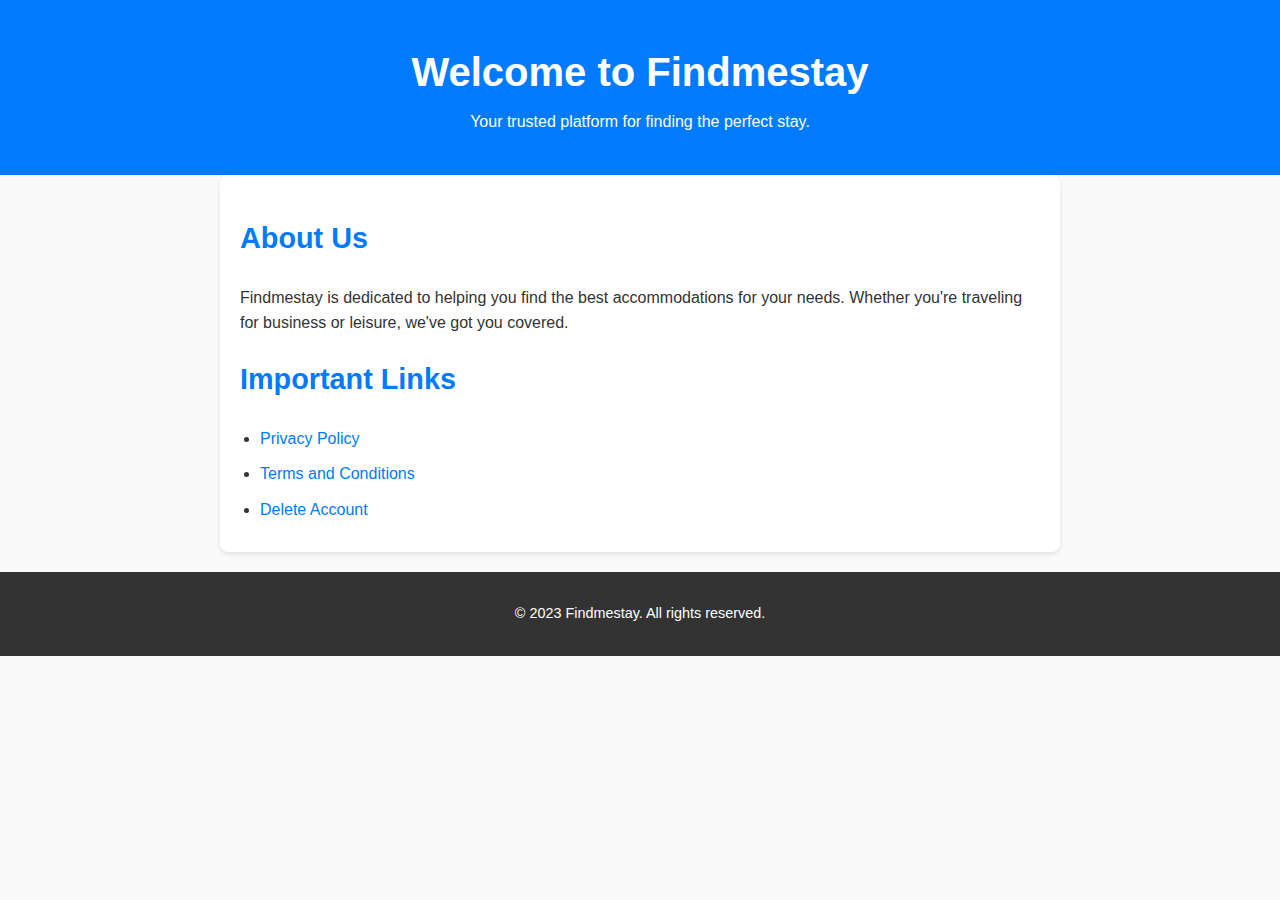
<file: index.html>
<!DOCTYPE html>
<html lang="en">
<head>
  <meta charset="UTF-8">
  <meta name="viewport" content="width=device-width, initial-scale=1.0">
  <title>Findmestay</title>
  <link rel="stylesheet" href="styles.css">
</head>
<body>
  <header>
    <div class="container">
      <h1>Welcome to Findmestay</h1>
      <p>Your trusted platform for finding the perfect stay.</p>
    </div>
  </header>

  <main class="container">
    <section>
      <h2>About Us</h2>
      <p>Findmestay is dedicated to helping you find the best accommodations for your needs. Whether you're traveling for business or leisure, we've got you covered.</p>
    </section>

    <section>
      <h2>Important Links</h2>
      <ul>
        <li><a href="privacy-policy.html">Privacy Policy</a></li>
        <li><a href="terms-and-conditions.html">Terms and Conditions</a></li>
        <li><a href="delete-account.html">Delete Account</a></li>
      </ul>
    </section>
  </main>

  <footer>
    <div class="container">
      <p>&copy; 2023 Findmestay. All rights reserved.</p>
    </div>
  </footer>
</body>
</html>
</file>
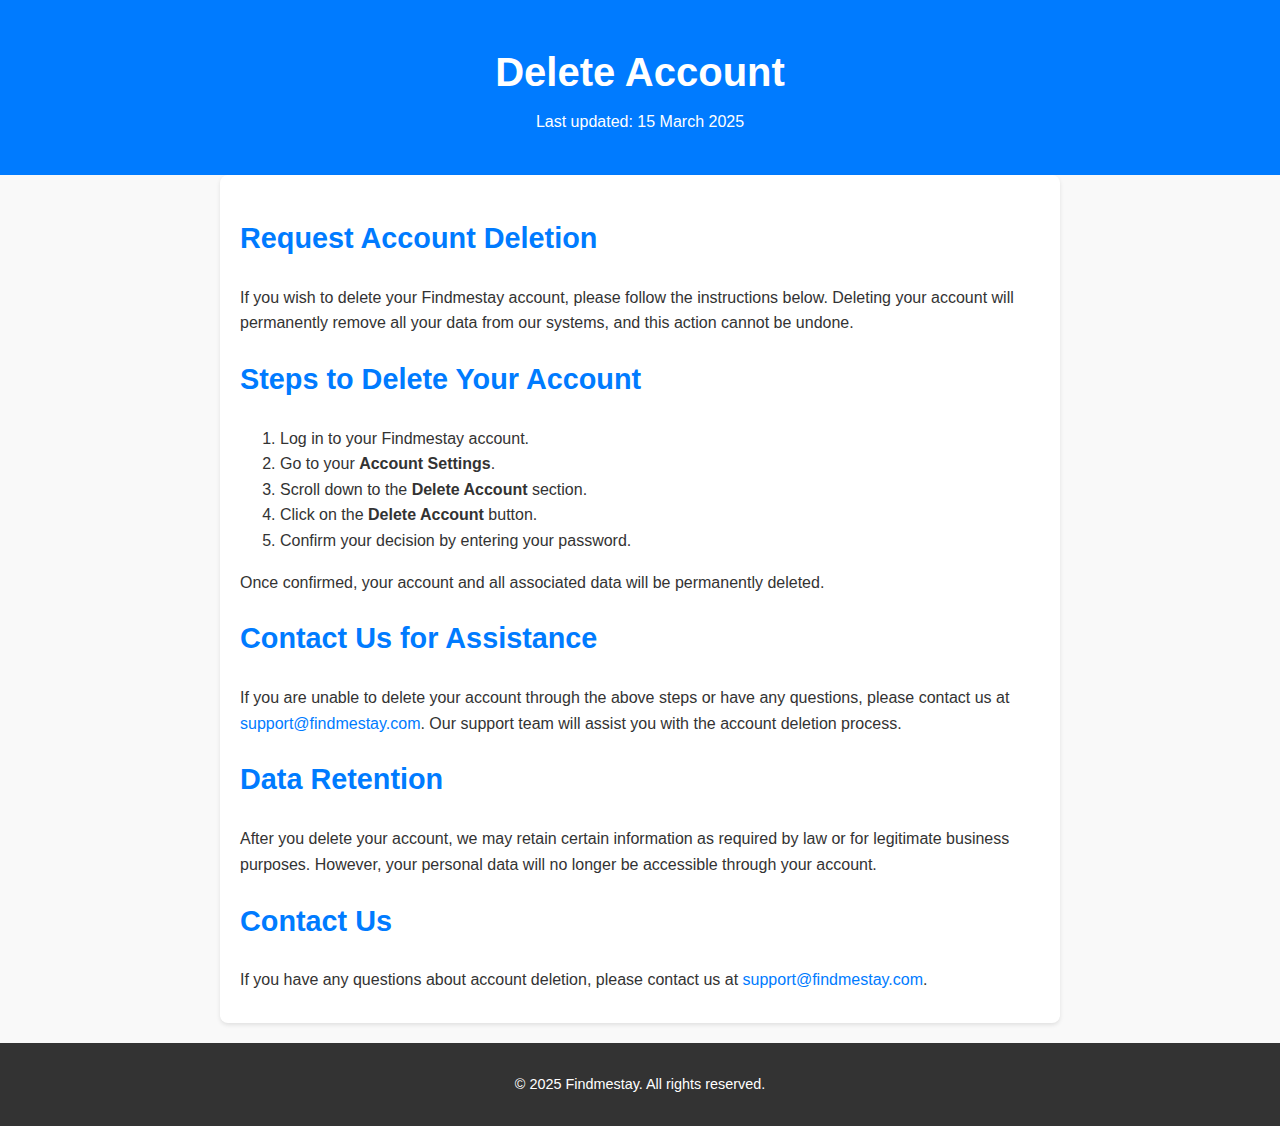
<file: delete-account.html>
<!DOCTYPE html>
<html lang="en">
<head>
  <meta charset="UTF-8">
  <meta name="viewport" content="width=device-width, initial-scale=1.0">
  <title>Delete Account - Findmestay</title>
  <link rel="stylesheet" href="styles.css">
</head>
<body>
  <header>
    <div class="container">
      <h1>Delete Account</h1>
      <p>Last updated: 15 March 2025</p>
    </div>
  </header>

  <main class="container">
    <section>
      <h2>Request Account Deletion</h2>
      <p>If you wish to delete your Findmestay account, please follow the instructions below. Deleting your account will permanently remove all your data from our systems, and this action cannot be undone.</p>
    </section>

    <section>
      <h2>Steps to Delete Your Account</h2>
      <ol>
        <li>Log in to your Findmestay account.</li>
        <li>Go to your <strong>Account Settings</strong>.</li>
        <li>Scroll down to the <strong>Delete Account</strong> section.</li>
        <li>Click on the <strong>Delete Account</strong> button.</li>
        <li>Confirm your decision by entering your password.</li>
      </ol>
      <p>Once confirmed, your account and all associated data will be permanently deleted.</p>
    </section>

    <section>
      <h2>Contact Us for Assistance</h2>
      <p>If you are unable to delete your account through the above steps or have any questions, please contact us at <a href="mailto:support@findmestay.com">support@findmestay.com</a>. Our support team will assist you with the account deletion process.</p>
    </section>

    <section>
      <h2>Data Retention</h2>
      <p>After you delete your account, we may retain certain information as required by law or for legitimate business purposes. However, your personal data will no longer be accessible through your account.</p>
    </section>

    <section id="contact">
      <h2>Contact Us</h2>
      <p>If you have any questions about account deletion, please contact us at <a href="mailto:support@findmestay.com">support@findmestay.com</a>.</p>
    </section>
  </main>

  <footer>
    <div class="container">
      <p>&copy; 2025 Findmestay. All rights reserved.</p>
    </div>
  </footer>
</body>
</html>
</file>
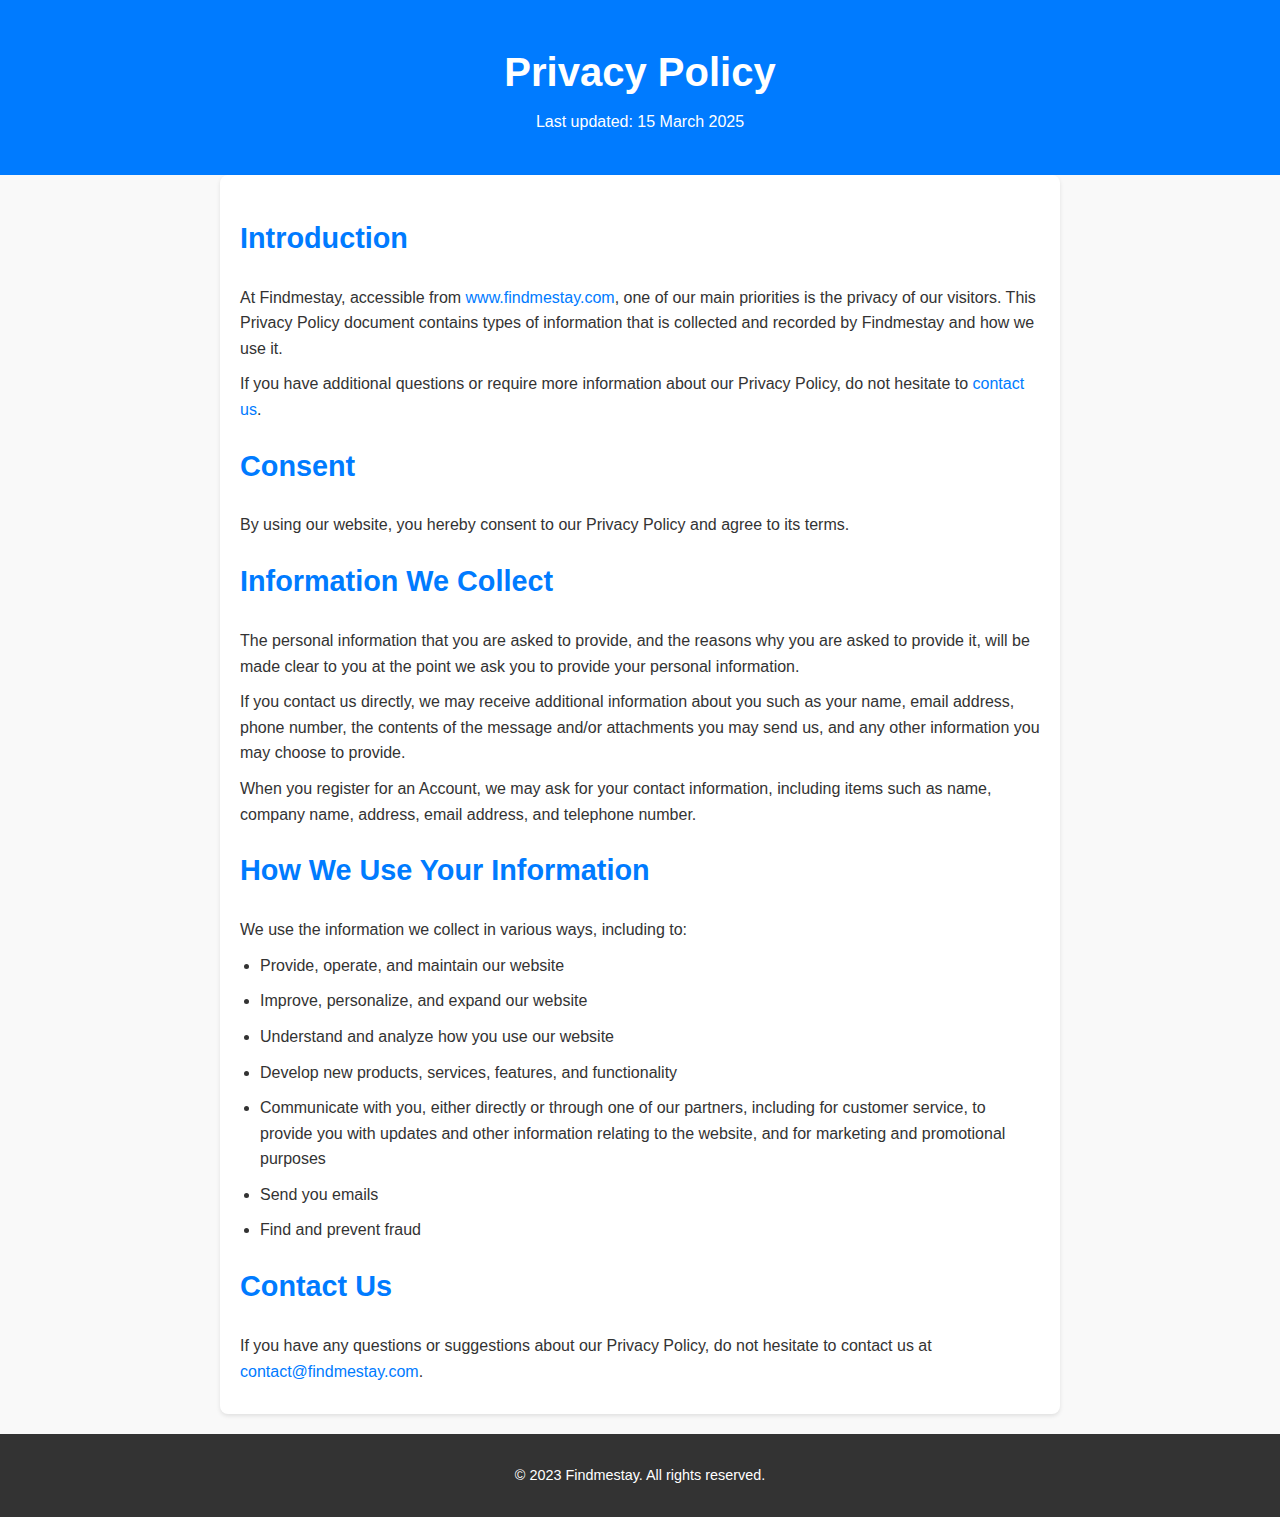
<file: privacy-policy.html>
<!DOCTYPE html>
<html lang="en">
<head>
  <meta charset="UTF-8">
  <meta name="viewport" content="width=device-width, initial-scale=1.0">
  <title>Privacy Policy - Findmestay</title>
  <link rel="stylesheet" href="styles.css">
</head>
<body>
  <header>
    <div class="container">
      <h1>Privacy Policy</h1>
      <p>Last updated: 15 March 2025</p>
    </div>
  </header>

  <main class="container">
    <section>
      <h2>Introduction</h2>
      <p>At Findmestay, accessible from <a href="https://www.findmestay.com">www.findmestay.com</a>, one of our main priorities is the privacy of our visitors. This Privacy Policy document contains types of information that is collected and recorded by Findmestay and how we use it.</p>
      <p>If you have additional questions or require more information about our Privacy Policy, do not hesitate to <a href="#contact">contact us</a>.</p>
    </section>

    <section>
      <h2>Consent</h2>
      <p>By using our website, you hereby consent to our Privacy Policy and agree to its terms.</p>
    </section>

    <section>
      <h2>Information We Collect</h2>
      <p>The personal information that you are asked to provide, and the reasons why you are asked to provide it, will be made clear to you at the point we ask you to provide your personal information.</p>
      <p>If you contact us directly, we may receive additional information about you such as your name, email address, phone number, the contents of the message and/or attachments you may send us, and any other information you may choose to provide.</p>
      <p>When you register for an Account, we may ask for your contact information, including items such as name, company name, address, email address, and telephone number.</p>
    </section>

    <section>
      <h2>How We Use Your Information</h2>
      <p>We use the information we collect in various ways, including to:</p>
      <ul>
        <li>Provide, operate, and maintain our website</li>
        <li>Improve, personalize, and expand our website</li>
        <li>Understand and analyze how you use our website</li>
        <li>Develop new products, services, features, and functionality</li>
        <li>Communicate with you, either directly or through one of our partners, including for customer service, to provide you with updates and other information relating to the website, and for marketing and promotional purposes</li>
        <li>Send you emails</li>
        <li>Find and prevent fraud</li>
      </ul>
    </section>

    <!-- Add more sections as needed -->

    <section id="contact">
      <h2>Contact Us</h2>
      <p>If you have any questions or suggestions about our Privacy Policy, do not hesitate to contact us at <a href="mailto:contact@findmestay.com">contact@findmestay.com</a>.</p>
    </section>
  </main>

  <footer>
    <div class="container">
      <p>&copy; 2023 Findmestay. All rights reserved.</p>
    </div>
  </footer>
</body>
</html>
</file>
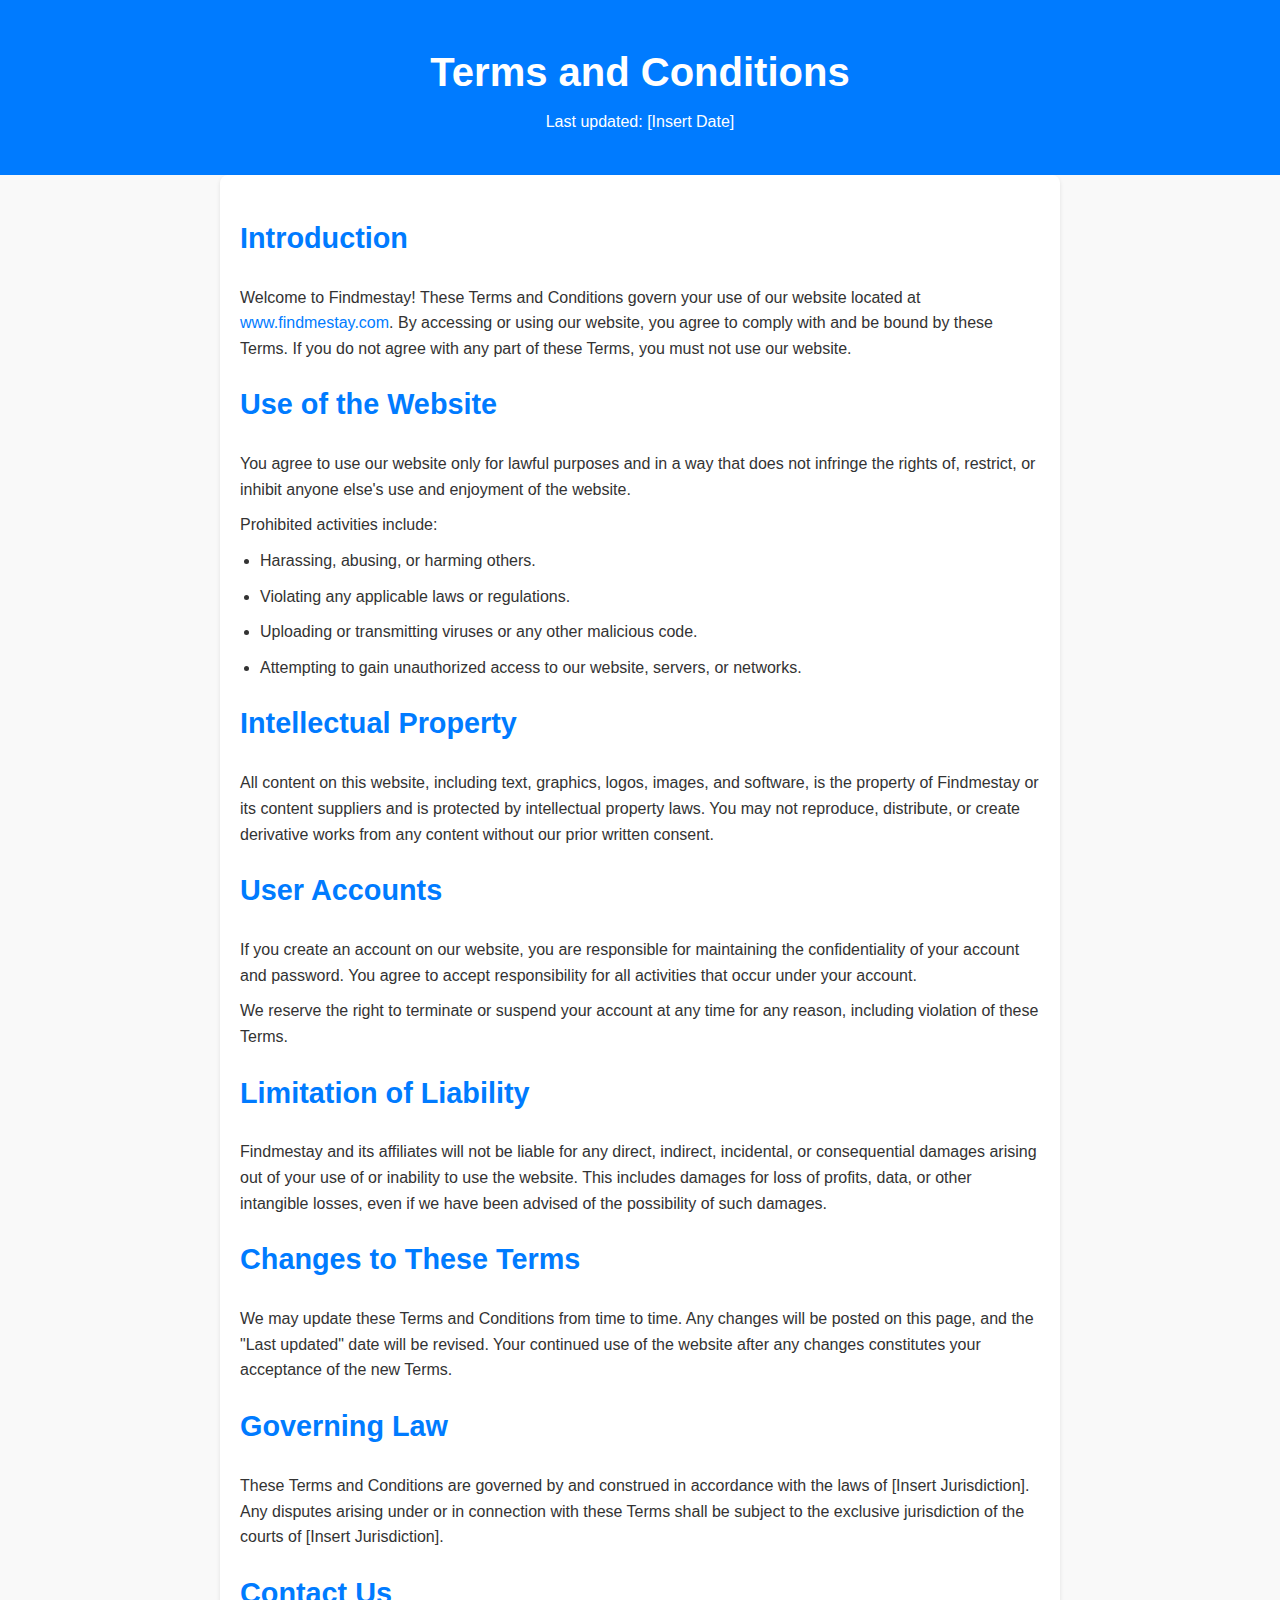
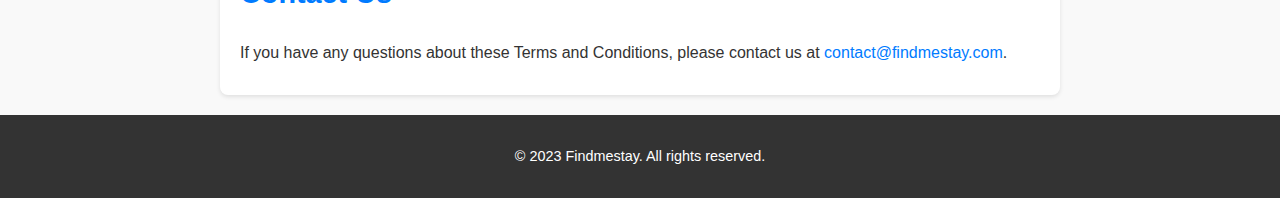
<file: terms-and-conditions.html>
<!DOCTYPE html>
<html lang="en">
<head>
  <meta charset="UTF-8">
  <meta name="viewport" content="width=device-width, initial-scale=1.0">
  <title>Terms and Conditions - Findmestay</title>
  <link rel="stylesheet" href="styles.css">
</head>
<body>
  <header>
    <div class="container">
      <h1>Terms and Conditions</h1>
      <p>Last updated: [Insert Date]</p>
    </div>
  </header>

  <main class="container">
    <section>
      <h2>Introduction</h2>
      <p>Welcome to Findmestay! These Terms and Conditions govern your use of our website located at <a href="https://www.findmestay.com">www.findmestay.com</a>. By accessing or using our website, you agree to comply with and be bound by these Terms. If you do not agree with any part of these Terms, you must not use our website.</p>
    </section>

    <section>
      <h2>Use of the Website</h2>
      <p>You agree to use our website only for lawful purposes and in a way that does not infringe the rights of, restrict, or inhibit anyone else's use and enjoyment of the website.</p>
      <p>Prohibited activities include:</p>
      <ul>
        <li>Harassing, abusing, or harming others.</li>
        <li>Violating any applicable laws or regulations.</li>
        <li>Uploading or transmitting viruses or any other malicious code.</li>
        <li>Attempting to gain unauthorized access to our website, servers, or networks.</li>
      </ul>
    </section>

    <section>
      <h2>Intellectual Property</h2>
      <p>All content on this website, including text, graphics, logos, images, and software, is the property of Findmestay or its content suppliers and is protected by intellectual property laws. You may not reproduce, distribute, or create derivative works from any content without our prior written consent.</p>
    </section>

    <section>
      <h2>User Accounts</h2>
      <p>If you create an account on our website, you are responsible for maintaining the confidentiality of your account and password. You agree to accept responsibility for all activities that occur under your account.</p>
      <p>We reserve the right to terminate or suspend your account at any time for any reason, including violation of these Terms.</p>
    </section>

    <section>
      <h2>Limitation of Liability</h2>
      <p>Findmestay and its affiliates will not be liable for any direct, indirect, incidental, or consequential damages arising out of your use of or inability to use the website. This includes damages for loss of profits, data, or other intangible losses, even if we have been advised of the possibility of such damages.</p>
    </section>

    <section>
      <h2>Changes to These Terms</h2>
      <p>We may update these Terms and Conditions from time to time. Any changes will be posted on this page, and the "Last updated" date will be revised. Your continued use of the website after any changes constitutes your acceptance of the new Terms.</p>
    </section>

    <section>
      <h2>Governing Law</h2>
      <p>These Terms and Conditions are governed by and construed in accordance with the laws of [Insert Jurisdiction]. Any disputes arising under or in connection with these Terms shall be subject to the exclusive jurisdiction of the courts of [Insert Jurisdiction].</p>
    </section>

    <section id="contact">
      <h2>Contact Us</h2>
      <p>If you have any questions about these Terms and Conditions, please contact us at <a href="mailto:contact@findmestay.com">contact@findmestay.com</a>.</p>
    </section>
  </main>

  <footer>
    <div class="container">
      <p>&copy; 2023 Findmestay. All rights reserved.</p>
    </div>
  </footer>
</body>
</html>
</file>
<file: styles.css>
/* General Styles */
body {
  font-family: Arial, sans-serif;
  line-height: 1.6;
  margin: 0;
  padding: 0;
  background-color: #f9f9f9;
  color: #333;
}

.container {
  width: 90%;
  max-width: 800px;
  margin: 0 auto;
  padding: 20px;
}

/* Header Styles */
header {
  background-color: #007BFF;
  color: #fff;
  padding: 20px 0;
  text-align: center;
}

header h1 {
  margin: 0;
  font-size: 2.5rem;
}

header p {
  margin: 5px 0 0;
  font-size: 1rem;
}

/* Main Content Styles */
main {
  background-color: #fff;
  padding: 20px;
  border-radius: 8px;
  box-shadow: 0 2px 4px rgba(0, 0, 0, 0.1);
  margin-top: 20px;
}

h2 {
  color: #007BFF;
  margin-top: 20px;
  font-size: 1.8rem;
}

p {
  margin: 10px 0;
}

a {
  color: #007BFF;
  text-decoration: none;
}

a:hover {
  text-decoration: underline;
}

ul {
  margin: 10px 0;
  padding-left: 20px;
}

ul li {
  margin-bottom: 10px;
}

/* Footer Styles */
footer {
  background-color: #333;
  color: #fff;
  text-align: center;
  padding: 10px 0;
  margin-top: 20px;
}

footer p {
  margin: 0;
  font-size: 0.9rem;
}
</file>
